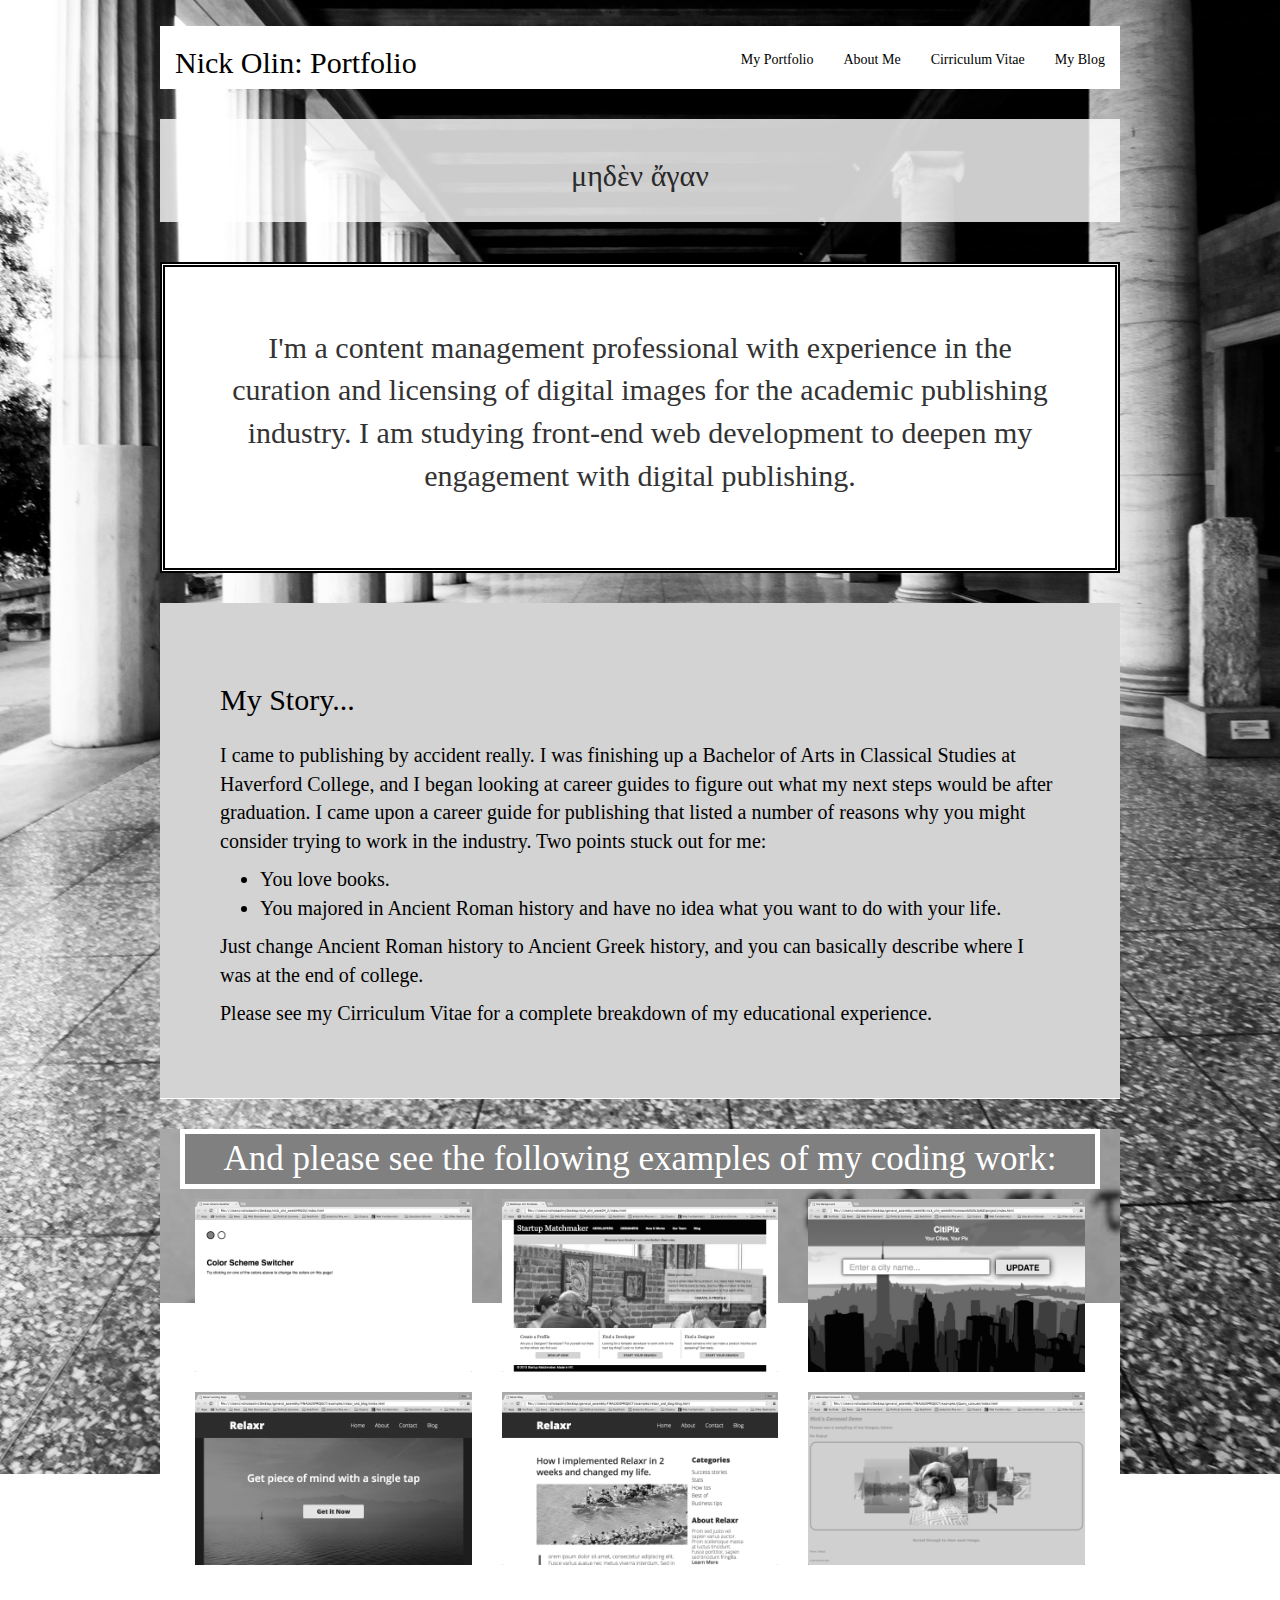
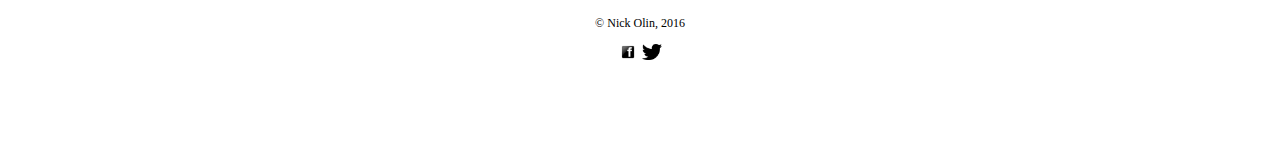
<file: index.html>
<!DOCTYPE html>
<html>
<head>
   <meta charset="utf-8">
    <meta http-equiv="X-UA-Compatible" content="IE=edge">
    <meta name="viewport" content="width=device-width, initial-scale=1">
    <!-- The above 3 meta tags *must* come first in the head; any other head content must come *after* these tags -->

    <!-- Bootstrap -->
    <link rel="stylesheet" type="text/css" href="css/bootstrap.css">

	<title>Nick Olin's Portfolio</title>
	<link rel="stylesheet" type="text/css" href="css/style.css">
</head>
<body>
<div class="container">
      <div class="row">
		<header class="col-xs-12 col-lg-12 head">
			<nav class="navbar navbar-inverse navbar-static-top" role="navigation">
				<h1 class="logo">Nick Olin: Portfolio</h1>
				<!-- <div class="container-fluid"> -->
					<div class="navbar-header">
						<button type="button" class="navbar-toggle collapsed" data-toggle="collapse" data-target="#bs-example-navbar-collapse-1">
							<span class="sr-only">Toggle navigation</span>
							<span class="icon-bar"></span>
							<span class="icon-bar"></span>
							<span class="icon-bar"></span>
						</button>
					</div>

			<!-- Collect the nav links, forms, and other content for toggling -->
					<div class="collapse navbar-collapse" id="bs-example-navbar-collapse-1">
						<ul class="nav navbar-nav">
							<li><a href="https://devitamentis.wordpress.com/" target="_blank">My Blog</a></li>
							<li><a href="cv.html">Cirriculum Vitae</a></li>	
							<li><a href="about.html">About Me</a></li>
							<li><a href="index.html">My Portfolio</a></li>
						</ul>
					</div>
				<!-- </div> -->
			</nav> 	
		</header>
		<section class="col-xs-12 col-lg-12 epigraph">
			<h2 id="greek" title="Nothing in Excess">μηδὲν ἄγαν</h2>
			<h2 id="translation" title="translation">Nothing in Excess</h2>
		</section>

		<section class="col-xs-12 col-lg-12 one">
		<p>I'm a content management professional with experience in the curation and licensing of digital images for the academic publishing industry. I am studying front-end web development to deepen my engagement with digital publishing.</p></section>
		<section class="col-xs-12 col-lg-12 two">
			<h2>My Story...</h2>
			<p>I came to publishing by accident really. I was finishing up a Bachelor of Arts in Classical Studies at Haverford College, and I began looking at career guides to figure out what my next steps would be after graduation. I came upon a career guide for publishing that listed a number of reasons why you might consider trying to work in the industry. Two points stuck out for me:</p>
			<ul>
				<li>You love books.</li>
				<li>You majored in Ancient Roman history and have no idea what you want to do with your life.</li>
			</ul>
			<p>Just change Ancient Roman history to Ancient Greek history, and you can basically describe where I was at the end of college.</p>
			<p>Please see my Cirriculum Vitae for a complete breakdown of my educational experience.</p>
		</section>
		
		<section class="col-xs-12 col-lg-12 three">
			<p>And please see the following examples of my coding work:</p>
			
			<a href="examples/color_switcher/index.html" class="col-xs-12 col-lg-4">
				<img class="img-responsive" src="images/color-scheme_switcher_screenshot.png">
			</a>
			<a href="examples/startup_matchmaker/index.html" class="col-xs-12 col-lg-4">
				<img class="img-responsive" src="images/startup_matchmaker_screenshot.png">
			</a>
			<a href="examples/citypix/index.html" class="col-xs-12 col-lg-4">
				<img class="img-responsive" src="images/citypix_screenshot.png">
			</a>
			<a href="examples/relaxr_and_blog/index.html" class="col-xs-12 col-lg-4">
				<img class="img-responsive" src="images/relaxr.jpg">
			</a>
			<a href="examples/relaxr_and_blog/blog.html" class="col-xs-12 col-lg-4">
				<img class="img-responsive" src="images/relaxr_blog.jpg">
			</a>
			<a href="examples/jQuery_carousel/index.html" class="col-xs-12 col-lg-4">
				<img class="img-responsive" src="images/jQuery_carousel.jpg">
			</a>
			
		</section>

		<footer class="col-xs-12 col-lg-12 five">
			<p>&#169; Nick Olin, 2016</p>
			<a href="https://www.facebook.com/" id="facebook">
				<img src="images/099303-facebook-logo-square.png">
			</a>
			<a href="https://twitter.com/" id="twitter">
				<img src="images/twitter-xxl.png">
			</a>
		</footer>
	</div>
</div>

<!-- jQuery (necessary for Bootstrap's JavaScript plugins) -->
    <script src="https://ajax.googleapis.com/ajax/libs/jquery/1.11.3/jquery.min.js"></script>
    <!-- Include all compiled plugins (below), or include individual files as needed -->
    <script src="js/bootstrap.js"></script>
        <script src="js/script.js"></script>

</body>
</html>
</file>
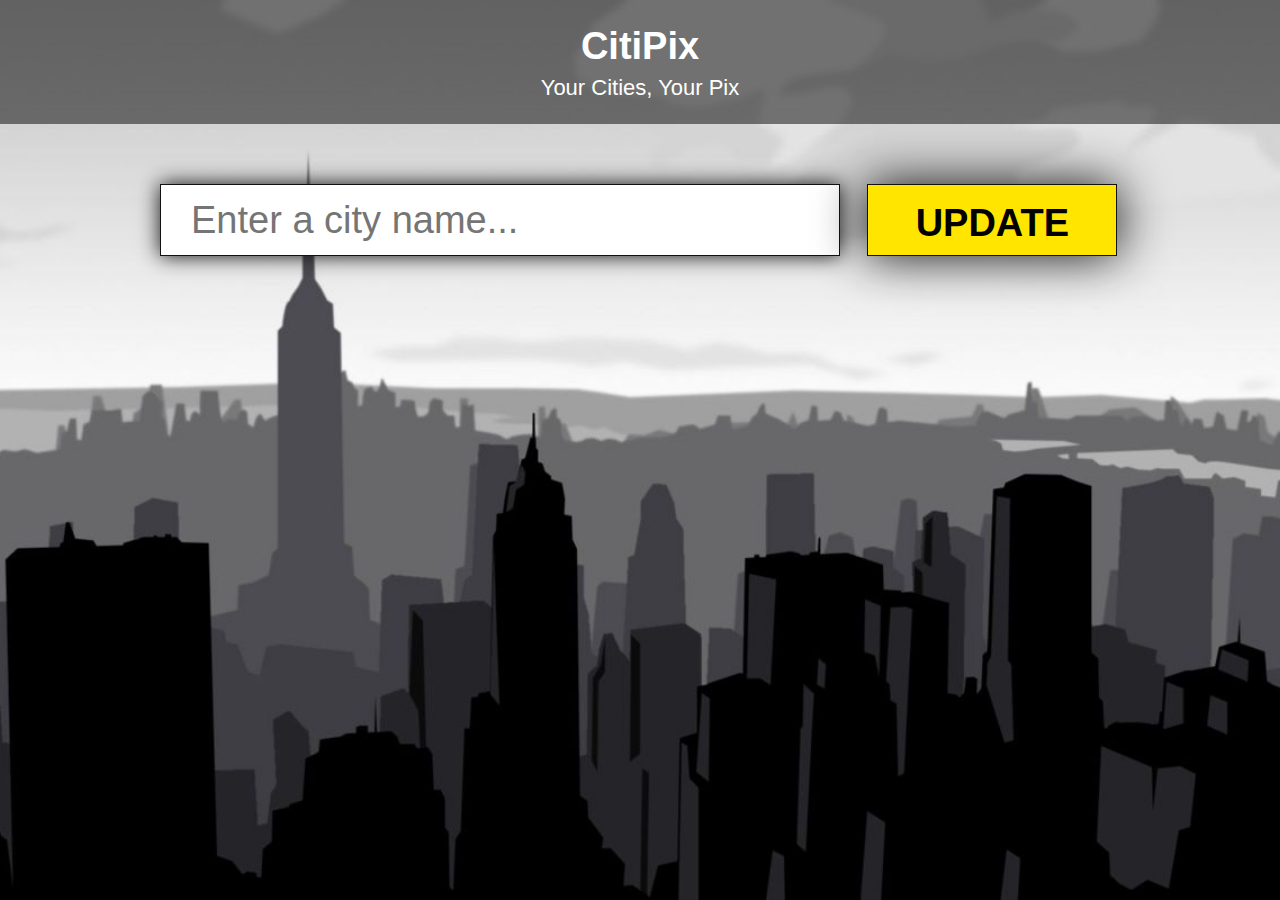
<file: examples/citypix/index.html>
<!DOCTYPE html>
<html lang="en">
	<head>
    	<meta charset="utf-8">
    	<meta name="description" content="Your description goes here">
    	<meta name="keywords" content="one, two, three">

		<title>City Background</title>

		<!-- external CSS link -->
		<link rel="stylesheet" href="css/reset.css">
		<link rel="stylesheet" href="css/style.css">

	</head>
	<body>
		<header>
			<div class="title">
				<h1>CitiPix</h1>
				<p>Your Cities, Your Pix</p>
			</div>
		</header>
			<div class="container">
				<form>
					<input type="text" id="city-type" placeholder="Enter a city name...">
					<input type="submit" value="Update" id="submit-btn">
				</form>
			</div>
		<script src="https://code.jquery.com/jquery-1.12.0.min.js"></script>
		<script src="js/script.js"></script>
	</body>
</html>
</file>
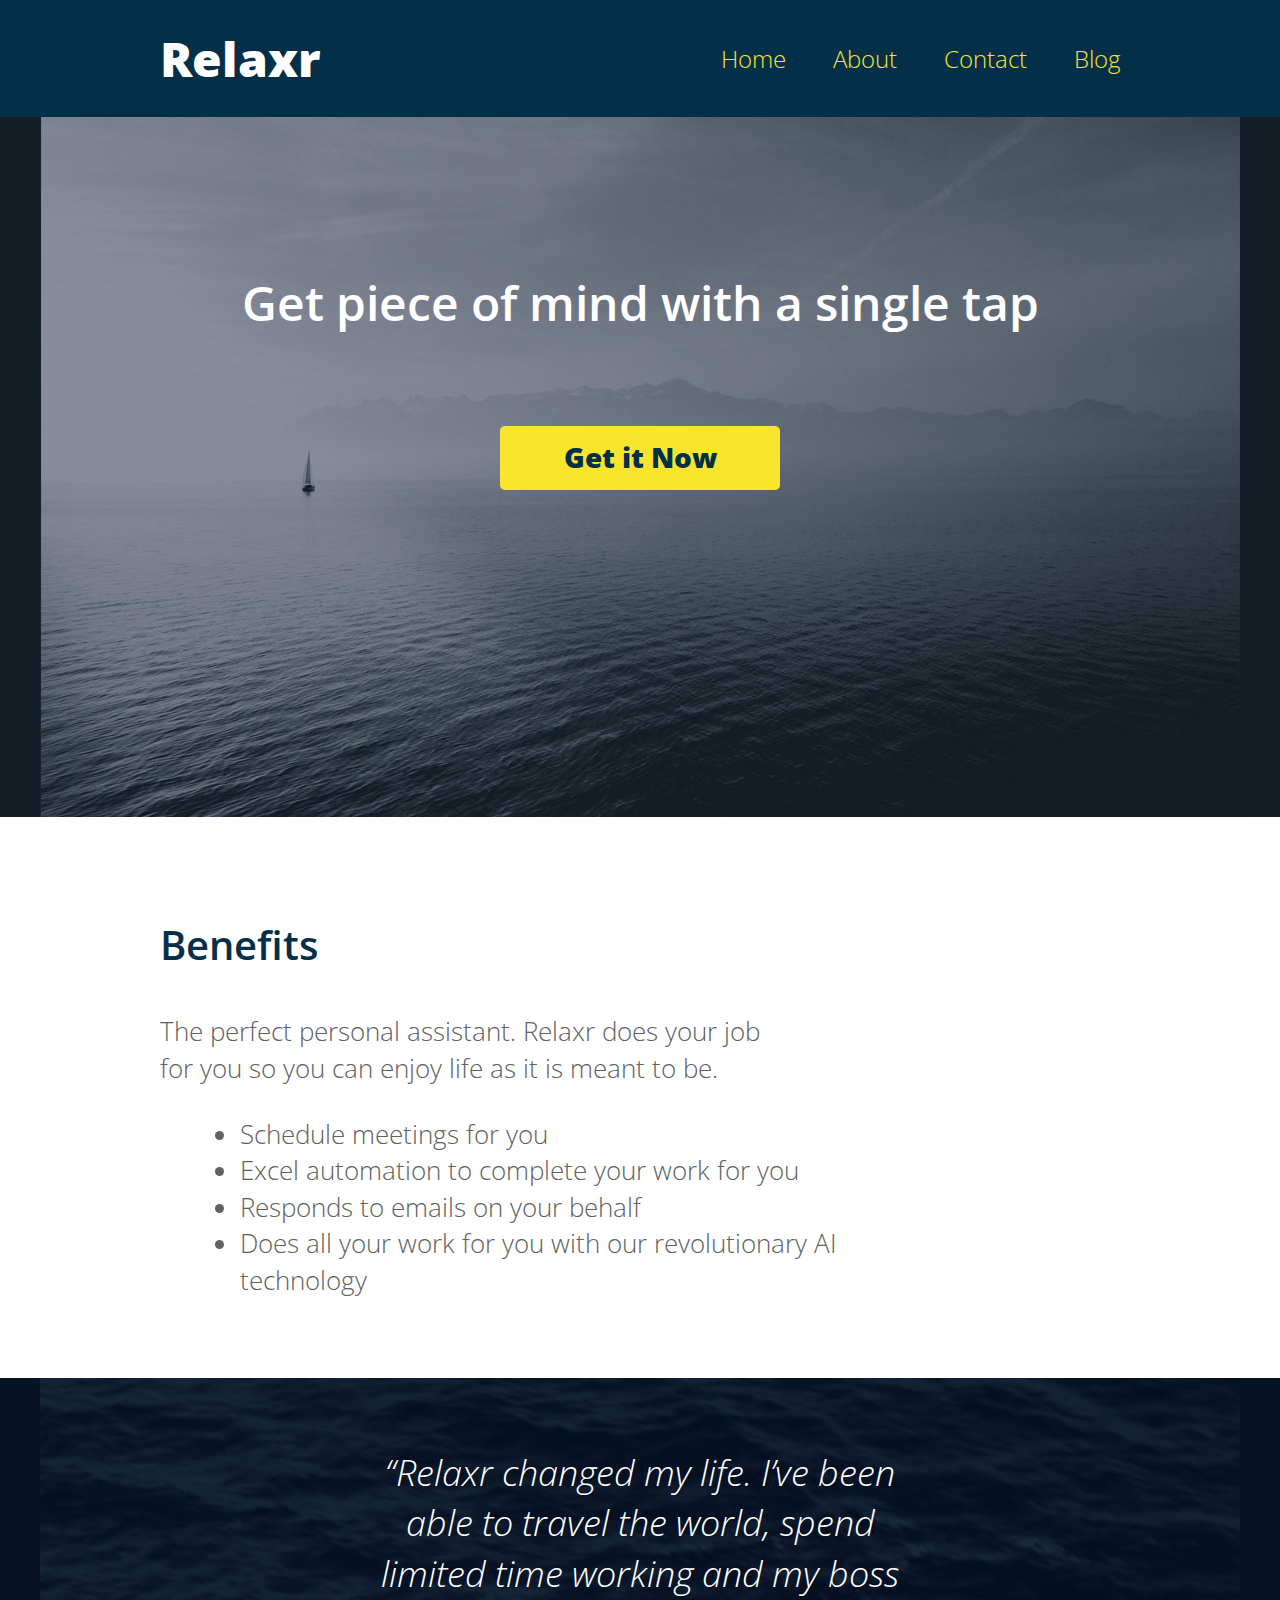
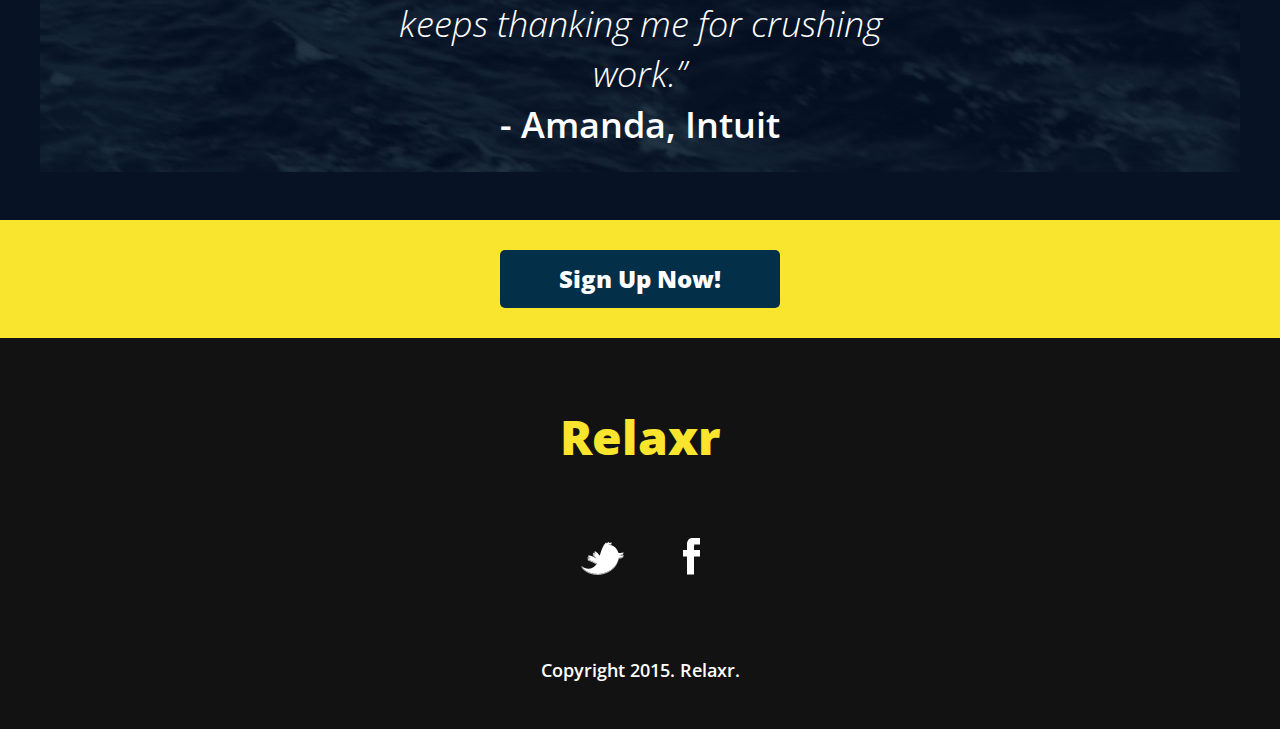
<file: examples/relaxr_and_blog/index.html>
<!DOCTYPE html>
<html lang="en">
	<head>
    	<meta charset="utf-8">
    	<meta name="description" content="The perfect personal assistant. Relaxr does your job for you so you can enjoy life as it is meant to be.">

		<title>Relaxr Landing Page</title>
		<link href='http://fonts.googleapis.com/css?family=Open+Sans:300italic,300,600,800' rel='stylesheet' type='text/css'>

		<!-- external CSS link -->
		<link rel="stylesheet" href="css/reset.css">
		<link rel="stylesheet" href="css/style.css">

	</head>
	<body>
		<header>
			<div class="container">
				<h1 class="logo">Relaxr</h1>
				<nav>
					<ul>
						<li><a href="index.html">Home</a></li>
						<li><a href="#">About</a></li>
						<li><a href="#">Contact</a></li>
						<li><a href="blog.html">Blog</a></li>
						<li id="hamburger">
							<div class="line"></div>
							<div class="line"></div>
							<div class="line"></div>		
						</li>
					</ul>
				</nav>
			</div>
		</header>
		<section id="hero">
			<div class="container">
				<h2>Get piece of mind with a single tap</h2>
				<a class="button yellow" href="#">Get it Now</a>
			</div>
		</section><!-- closes #hero -->
		<section id="benefits">
			<div class="container">
				<h3>Benefits</h3>
				<p>The perfect personal assistant. Relaxr does your job for you so you can enjoy life as it is meant to be.</p>
				<ul>
					<li>Schedule meetings for you</li>
					<li>Excel automation to complete your work for you</li>
					<li>Responds to emails on your behalf</li>
					<li>Does all your work for you with our revolutionary AI technology</li>
				</ul>
			</div>
		</section>
		<section id="testimonial">
			<div class="container">
				<blockquote>&ldquo;Relaxr changed my life. I&rsquo;ve been able to travel the world, spend limited time working and my boss keeps thanking me for crushing work.&rdquo;
				<span>- Amanda, Intuit</span></blockquote>
			</div>
		</section>
		<aside id="bottom-cta">
			<a class="button blue" href="#">Sign Up Now!</a>
		</aside>
		<footer>
			<h4 class="logo">Relaxr</h4>

			<ul>
				<li><a href="#"><img src="images/twitter.png" alt="Twitter logo"></a></li>
				<li><a href="#"><img src="images/facebook.png" alt="Facebook logo"></a></li>
			</ul>

			<p class="copyright">Copyright 2015. Relaxr.</p>
		</footer>
	</body>
</html>
</file>
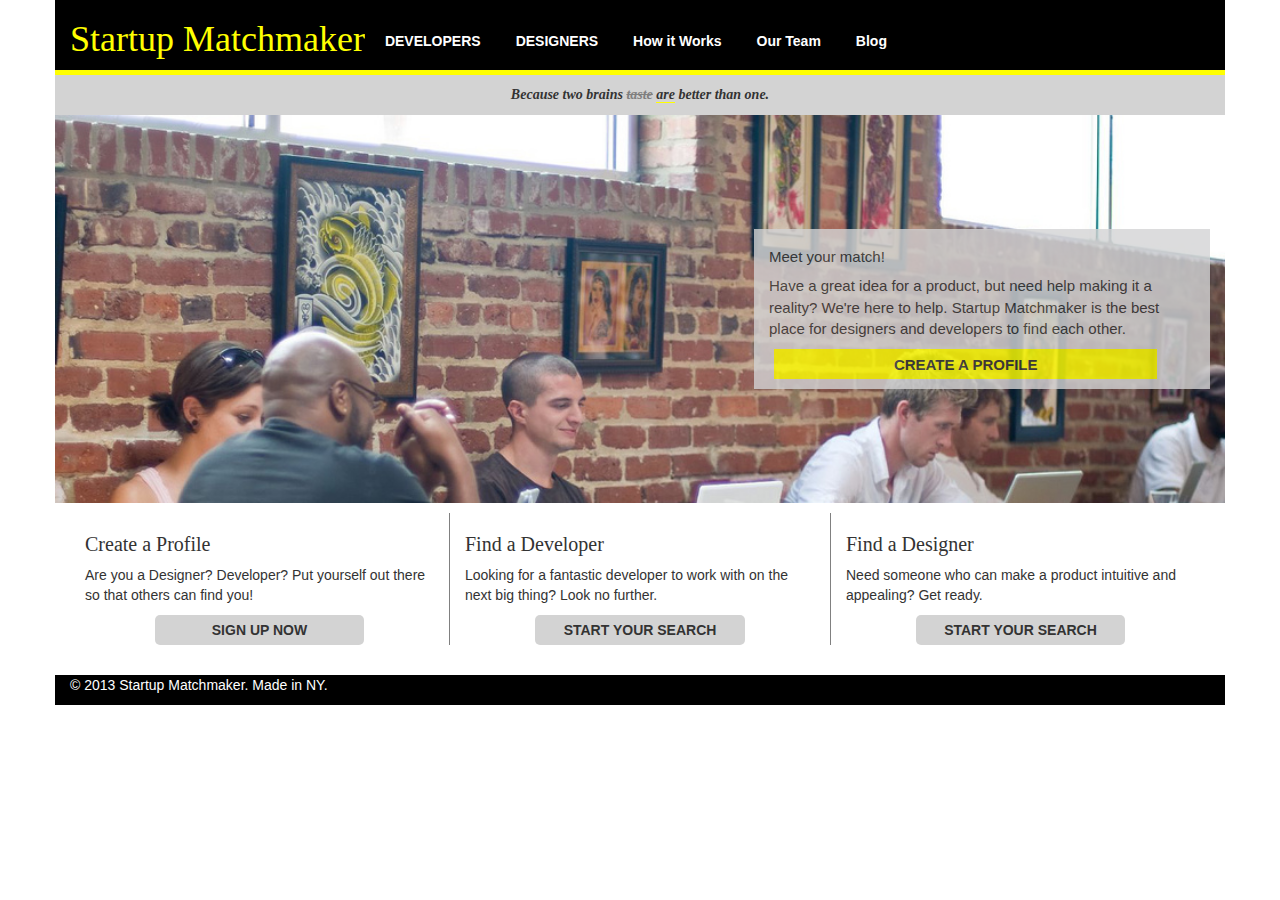
<file: examples/startup_matchmaker/index.html>
<!DOCTYPE html>
<html lang="en">
  <head>
    <meta charset="utf-8">
    <meta http-equiv="X-UA-Compatible" content="IE=edge">
    <meta name="viewport" content="width=device-width, initial-scale=1">
    <!-- The above 3 meta tags *must* come first in the head; any other head content must come *after* these tags -->
    <title>Bootstrap 101 Template</title>

    <!-- Bootstrap -->
    <link href="css/bootstrap.css" rel="stylesheet">
    <link href="css/style.css" rel="stylesheet">

    <!-- HTML5 shim and Respond.js for IE8 support of HTML5 elements and media queries -->
    <!-- WARNING: Respond.js doesn't work if you view the page via file:// -->
    <!--[if lt IE 9]>
      <script src="https://oss.maxcdn.com/html5shiv/3.7.2/html5shiv.min.js"></script>
      <script src="https://oss.maxcdn.com/respond/1.4.2/respond.min.js"></script>
    <![endif]-->
  </head>
  <body>
    <div class="container">
      <div class="row">
      <section class="col-xs-12 col-lg-12 header">
        <h1>Startup Matchmaker</h1>
        
        <nav class="navbar navbar-inverse navbar-static-top" role="navigation">
    <div class="container">
        <div class="navbar-header">
            <button type="button" class="navbar-toggle collapsed" data-toggle="collapse" data-target="#bs-example-navbar-collapse-1">
                <span class="sr-only">Toggle navigation</span>
                <span class="icon-bar"></span>
                <span class="icon-bar"></span>
                <span class="icon-bar"></span>
            </button>
        </div>

        <!-- Collect the nav links, forms, and other content for toggling -->
        <div class="collapse navbar-collapse" id="bs-example-navbar-collapse-1">
            <ul class="nav navbar-nav">
              <li><a href="#">DEVELOPERS</a></li>
              <li><a href="#">DESIGNERS</a></li>
              <li><a href="#">How it Works</a></li>
              <li><a href="#">Our Team</a></li>
              <li><a href="#">Blog</a></li>
            </ul>
        </div>
    </div>
</nav> 



       <!--  <nav>
          <ul class="navbar-collapse">
            <li><a href="#">DEVELOPERS</a></li>
            <li><a href="#">DESIGNERS</a></li>
            <li><a href="#">How it Works</a></li>
            <li><a href="#">Our Team</a></li>
            <li><a href="#">Blog</a></li>
          </ul>
        </nav> -->
      </section>
      <section class="col-xs-12 col-lg-12 brains">
        <p>Because two brains <span id="cross">taste</span> <span id="under">are</span> better than one.</p>
      </section>
      <section class="col-xs-12 col-lg-12 main">
        <aside class="col-xs-3 col-lg-8 meet">
          <h2>Meet your match!</h2>
          <p>Have a great idea for a product, but need help making it a reality? We're here to help. Startup Matchmaker is the best place for designers and developers to find each other.</p>
          <p class="button">CREATE A PROFILE</p>
        </aside>
      </section>
      <section class="col-xs-12 col-lg-12 find">
        <div class="col-xs-12 col-lg-4 create">
          <h2>Create a Profile</h2>
          <p>Are you a Designer? Developer? Put yourself out there so that others can find you!</p>
          <p class="sign">SIGN UP NOW</p>
        </div>
        <div class="col-xs-12 col-lg-4 finddev">
          <h2>Find a Developer</h2>
          <p>Looking for a fantastic developer to work with on the next big thing? Look no further.</p>
          <p class="sign">START YOUR SEARCH</p>
        </div>
        <div class="col-xs-12 col-lg-4 finddes">
          <h2>Find a Designer</h2>
          <p>Need someone who can make a product intuitive and appealing? Get ready.</p>
          <p class="sign">START YOUR SEARCH</p>
        </div>
      </section>
      <section class="col-xs-12 col-lg-12 footer">
        <p>&copy; 2013 Startup Matchmaker. Made in NY.</p>
      </section>
      </div>
    </div>

    <!-- jQuery (necessary for Bootstrap's JavaScript plugins) -->
    <script src="https://ajax.googleapis.com/ajax/libs/jquery/1.11.3/jquery.min.js"></script>
    <!-- Include all compiled plugins (below), or include individual files as needed -->
    <script src="js/bootstrap.js"></script>
  </body>
</html>
</file>
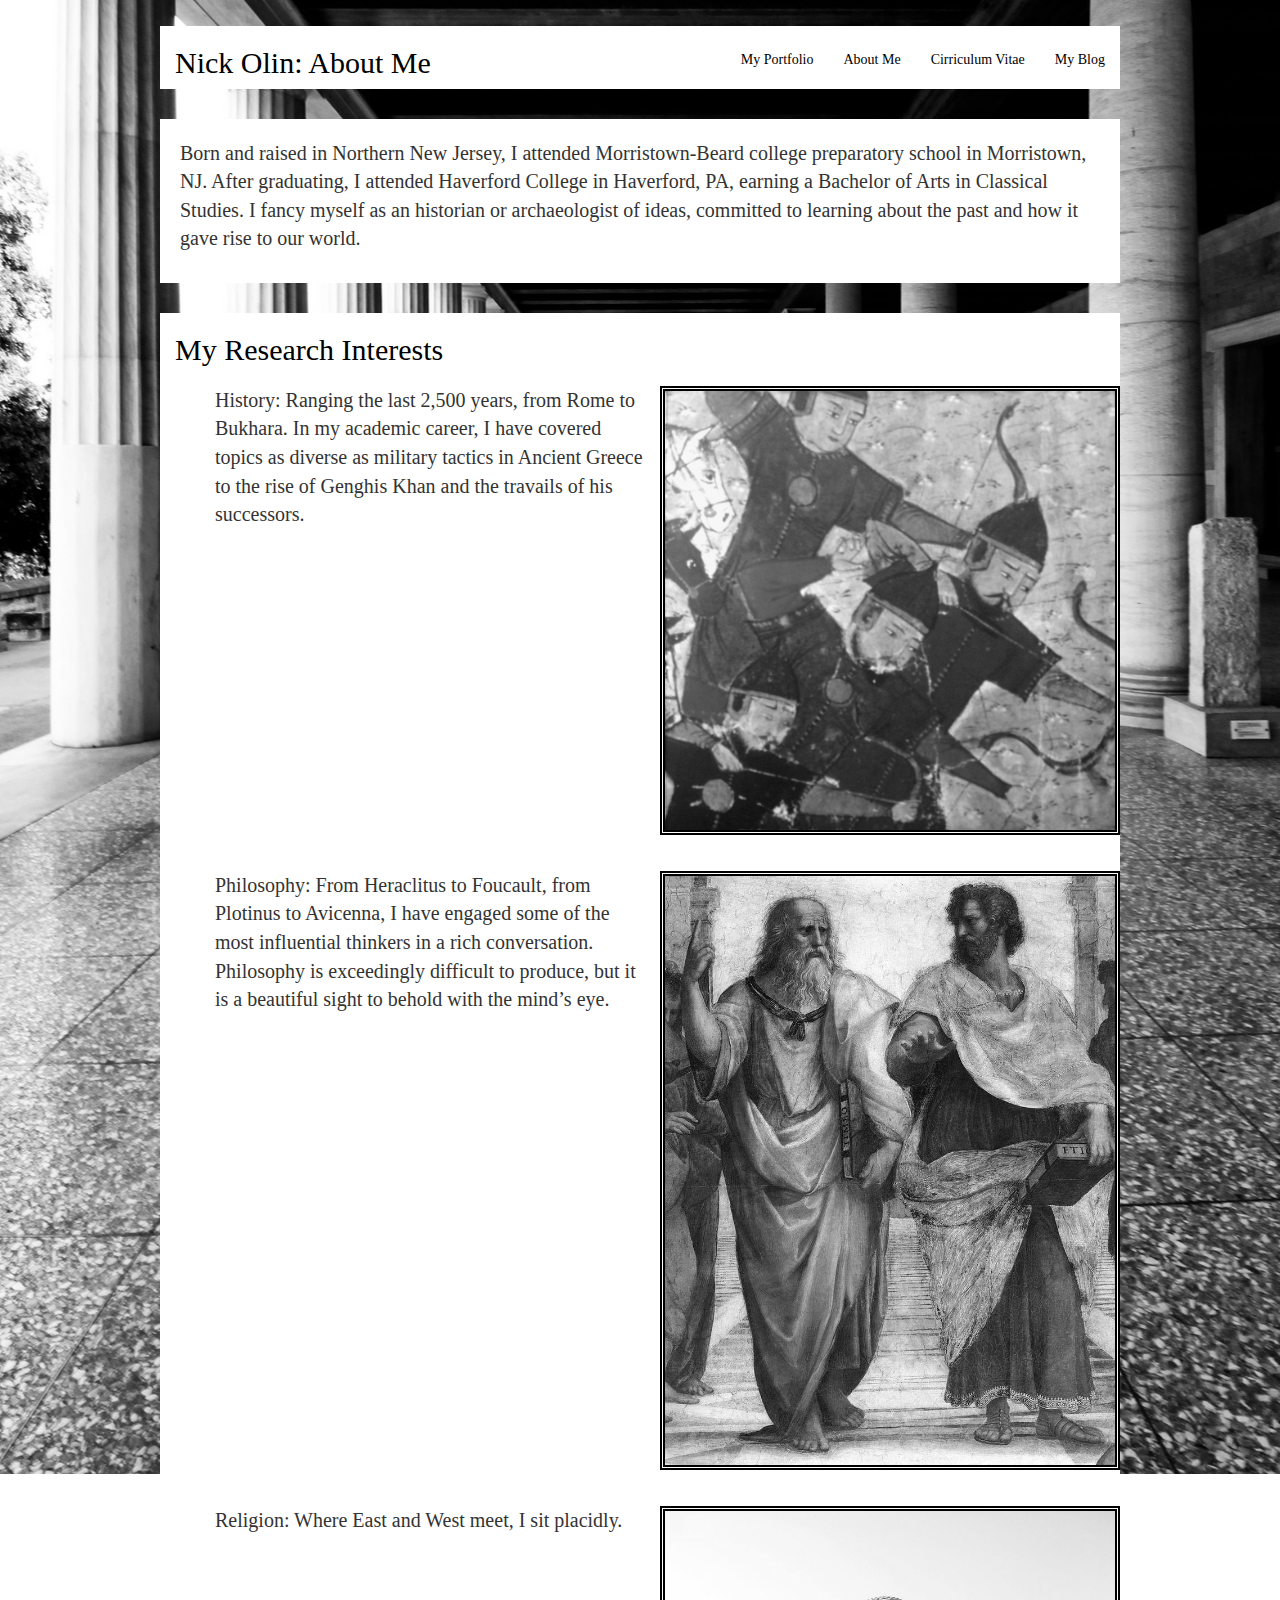
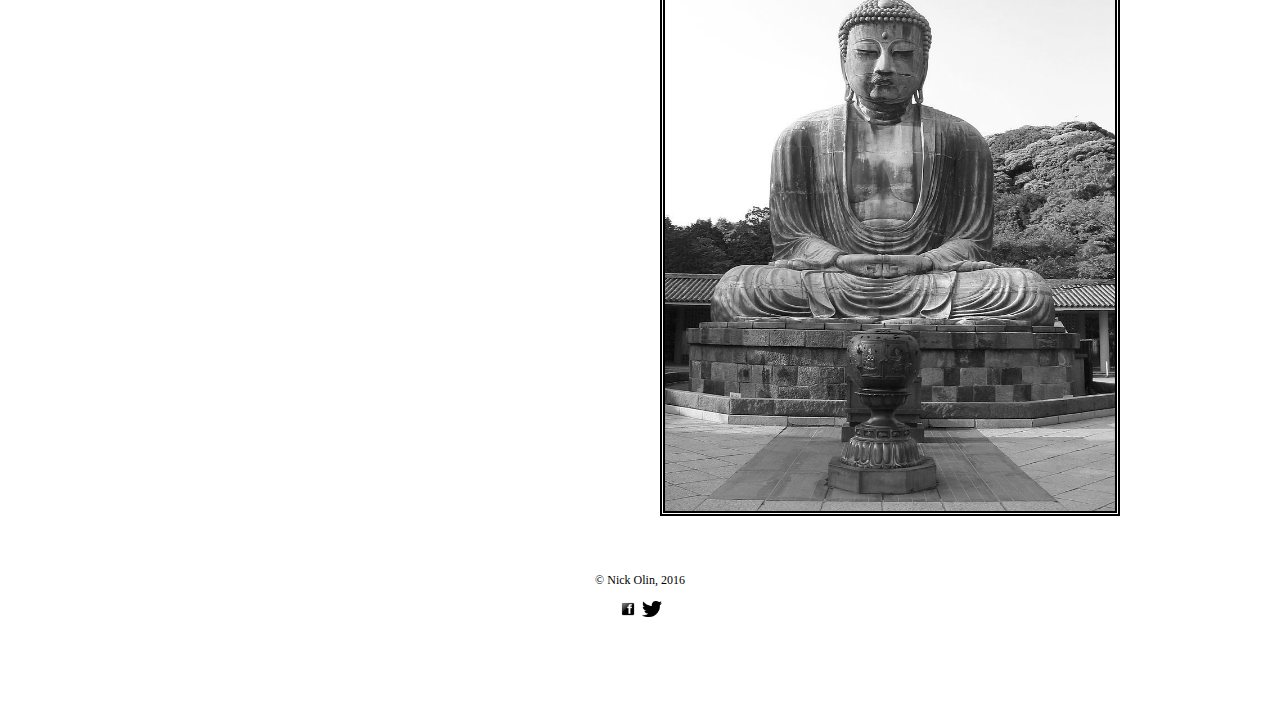
<file: about.html>
<!DOCTYPE html>
<html>
<head>
   <meta charset="utf-8">
    <meta http-equiv="X-UA-Compatible" content="IE=edge">
    <meta name="viewport" content="width=device-width, initial-scale=1">
    <!-- The above 3 meta tags *must* come first in the head; any other head content must come *after* these tags -->

    <!-- Bootstrap -->
    <link rel="stylesheet" type="text/css" href="css/bootstrap.css">

	<title>Nick Olin's Bio</title>
	<link rel="stylesheet" type="text/css" href="css/style.css">
</head>
<body>
<div class="container">
      <div class="row">
		<header class="col-xs-12 col-lg-12 head">
			<nav class="navbar navbar-inverse navbar-static-top" role="navigation">
				<h1 class="logo">Nick Olin: About Me</h1>
				<!-- <div class="container-fluid"> -->
					<div class="navbar-header">
						<button type="button" class="navbar-toggle collapsed" data-toggle="collapse" data-target="#bs-example-navbar-collapse-1">
							<span class="sr-only">Toggle navigation</span>
							<span class="icon-bar"></span>
							<span class="icon-bar"></span>
							<span class="icon-bar"></span>
						</button>
					</div>

			<!-- Collect the nav links, forms, and other content for toggling -->
					<div class="collapse navbar-collapse" id="bs-example-navbar-collapse-1">
						<ul class="nav navbar-nav">
							<li><a href="https://devitamentis.wordpress.com/" target="_blank">My Blog</a></li>
							<li><a href="cv.html">Cirriculum Vitae</a></li>	
							<li><a href="about.html">About Me</a></li>
							<li><a href="index.html">My Portfolio</a></li>
						</ul>
					</div>
				<!-- </div> -->
			</nav> 	
		</header>
		<section class="col-xs-12 col-lg-12 biography">
			<p>Born and raised in Northern New Jersey, I attended Morristown-Beard college preparatory school in Morristown, NJ. After graduating, I attended Haverford College in Haverford, PA, earning a Bachelor of Arts in Classical Studies. I fancy myself as an historian or archaeologist of ideas, committed to learning about the past and how it gave rise to our world.</p>
		</section>
		<section class="col-xs-12 col-lg-12 research_interests">
			<h1>My Research Interests</h1>
			<ul>
				<li><div class="row"><p class="col-xs-6 col-lg-6">History: Ranging the last 2,500 years, from Rome to Bukhara. In my academic career, I have covered topics as diverse as military tactics in Ancient Greece to the rise of Genghis Khan and the travails of his successors.</p>
				<img src="images/Mongol_soldiers_by_Rashid_al-Din_1305.jpg"  class="col-xs-6 col-lg-6"></div></li>
				<li><div class="row"><p class="col-xs-6 col-lg-6">Philosophy: From Heraclitus to Foucault, from Plotinus to Avicenna, I have engaged some of the most influential thinkers in a rich conversation. Philosophy is exceedingly difficult to produce, but it is a beautiful sight to behold with the mind’s eye.</p>
				<img src="images/800px-Sanzio_01_Plato_Aristotle.jpg"  class="col-xs-6 col-lg-6"></div></li>
				<li><div class="row"><p class="col-xs-6 col-lg-6">Religion: Where East and West meet, I sit placidly.</p>
				<img src="images/800px-Kamakura_Budda_Daibutsu_front_1885.jpg"  class="col-xs-6 col-lg-6"></div></li>
			</ul>
		</section>
		<footer class="col-xs-12 col-lg-12 five">
			<p>&#169; Nick Olin, 2016</p>
			<a href="https://www.facebook.com/" id="facebook">
				<img src="images/099303-facebook-logo-square.png">
			</a>
			<a href="https://twitter.com/" id="twitter">
				<img src="images/twitter-xxl.png">
			</a>
		</footer>
	</div>
</div>

<!-- jQuery (necessary for Bootstrap's JavaScript plugins) -->
    <script src="https://ajax.googleapis.com/ajax/libs/jquery/1.11.3/jquery.min.js"></script>
    <!-- Include all compiled plugins (below), or include individual files as needed -->
    <script src="js/bootstrap.js"></script>

</body>
</html>
</file>
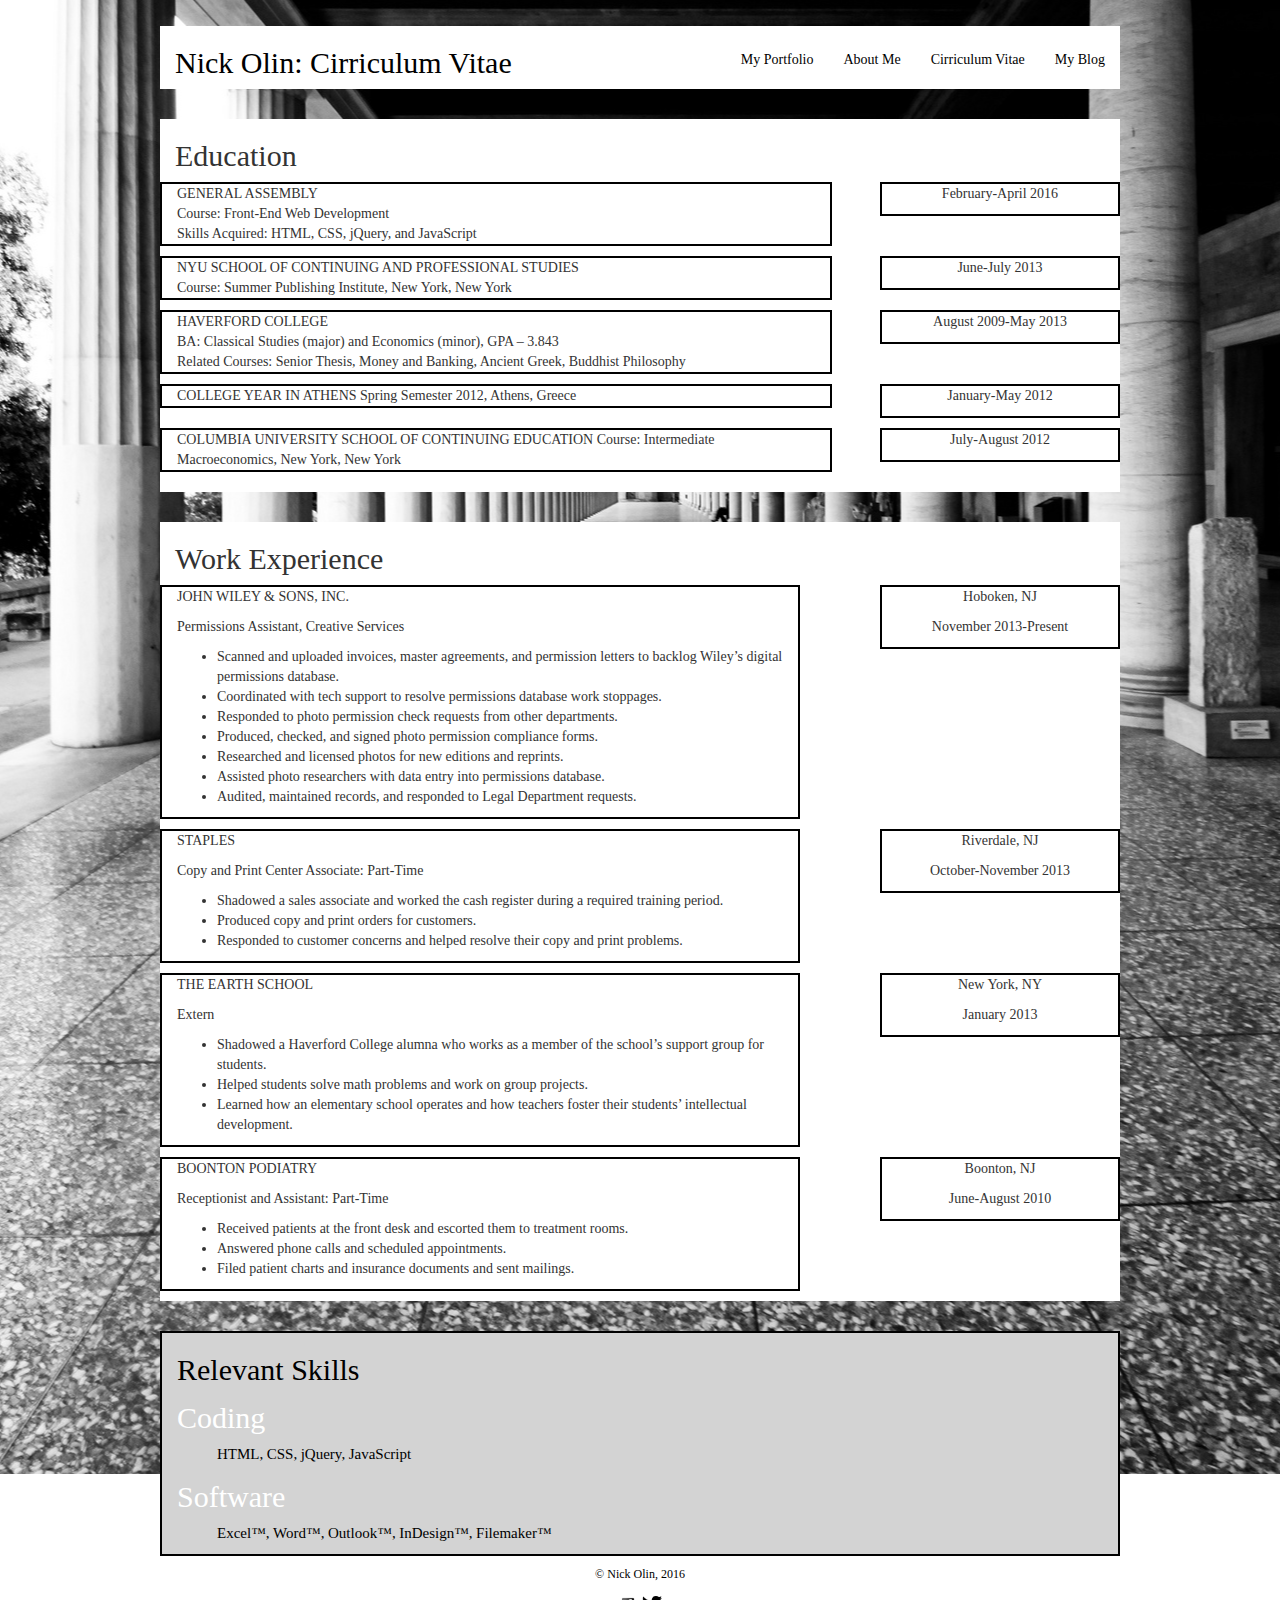
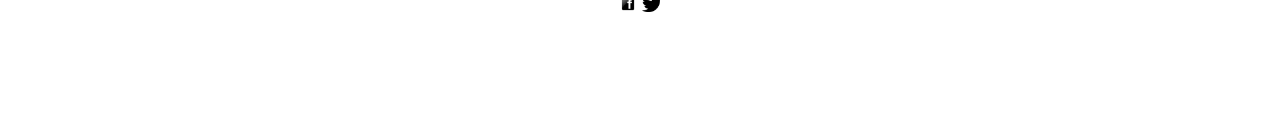
<file: cv.html>
<!DOCTYPE html>
<html>
<head>
   <meta charset="utf-8">
    <meta http-equiv="X-UA-Compatible" content="IE=edge">
    <meta name="viewport" content="width=device-width, initial-scale=1">
    <!-- The above 3 meta tags *must* come first in the head; any other head content must come *after* these tags -->

    <!-- Bootstrap -->
    <link rel="stylesheet" type="text/css" href="css/bootstrap.css">

	<title>Nick Olin's Cirriculum Vitae</title>
	<link rel="stylesheet" type="text/css" href="css/style.css">
</head>
<body>
<div class="container">
      <div class="row">
		<header class="col-xs-12 col-lg-12 head">
			<nav class="navbar navbar-inverse navbar-static-top" role="navigation">
				<h1 class="logo" id="cv">Nick Olin: Cirriculum Vitae</h1>
				<!-- <div class="container-fluid"> -->
					<div class="navbar-header">
						<button id="cv_button" type="button" class="navbar-toggle collapsed" data-toggle="collapse" data-target="#bs-example-navbar-collapse-1">
							<span class="sr-only">Toggle navigation</span>
							<span class="icon-bar"></span>
							<span class="icon-bar"></span>
							<span class="icon-bar"></span>
						</button>
					</div>

			<!-- Collect the nav links, forms, and other content for toggling -->
					<div class="collapse navbar-collapse" id="bs-example-navbar-collapse-1">
						<ul class="nav navbar-nav" id="cv_ul">
							<li><a href="https://devitamentis.wordpress.com/" target="_blank">My Blog</a></li>
							<li><a href="cv.html">Cirriculum Vitae</a></li>	
							<li><a href="about.html">About Me</a></li>
							<li><a href="index.html">My Portfolio</a></li>
						</ul>
					</div>
				<!-- </div> -->
			</nav> 	
		</header>

		<section class="col-md-12 education">
			<h2>Education</h2>
			<div class="row">
				<div class="col-md-8 general_assembly">
					<p>GENERAL ASSEMBLY</p>
					<p>Course: Front-End Web Development</p>
					<p>Skills Acquired: HTML, CSS, jQuery, and JavaScript</p>
				</div>
				<div class="col-md-4 date">
					<p>February-April 2016</p>
				</div>	
			</div>
			<div class="row">			
				<div class="col-md-8 nyu">
					<p>NYU SCHOOL OF CONTINUING AND PROFESSIONAL STUDIES</p>
					<p>Course: Summer Publishing Institute, New York, New York</p>
				</div>
				<div class="col-md-4 date">
					<p>June-July 2013</p>
				</div>
			</div>	
			<div class="row">	
				<div class="col-md-8 haverford">
					<p>HAVERFORD COLLEGE</p>
					<p>BA: Classical Studies (major) and Economics (minor), GPA – 3.843</p>
					<p>Related Courses: Senior Thesis, Money and Banking, Ancient Greek, Buddhist Philosophy</p>
				</div>
				<div class="col-md-4 date">
					<p>August 2009-May 2013</p>
				</div>
			</div>
			<div class="row">	
				<div class="col-md-8 athens">
					<p>COLLEGE YEAR IN ATHENS Spring Semester 2012, Athens, Greece</p>
				</div>
				<div class="col-md-4 date">
					<p>January-May 2012</p>
				</div>
			</div>
			<div class="row">	
				<div class="col-md-8 columbia">
					<p>COLUMBIA UNIVERSITY SCHOOL OF CONTINUING EDUCATION Course: Intermediate Macroeconomics, New York, New York</p>
				</div>
				<div class="col-md-4 date">
					<p>July-August 2012</p>
				</div>
			</div>	
		</section>
		<section class="col-xs-12 col-lg-12 experience">
			<h2>Work Experience</h2>
			<div class="row">
				<div class="col-md-8 wiley">
					<p>JOHN WILEY & SONS, INC.</p>
					<p>Permissions Assistant, Creative Services</p>		
					<ul> 
						<li>Scanned and uploaded invoices, master agreements, and permission letters to backlog Wiley’s digital permissions database.</li>
						<li>Coordinated with tech support to resolve permissions database work stoppages.</li>
						<li>Responded to photo permission check requests from other departments.</li>
						<li>Produced, checked, and signed photo permission compliance forms.</li>
						<li>Researched and licensed photos for new editions and reprints.</li>
						<li>Assisted photo researchers with data entry into permissions database.</li>
						<li>Audited, maintained records, and responded to Legal Department requests.</li>
					</ul>
				</div>

				<div class="col-md-4 date">
					<p>Hoboken, NJ</p>
					<p>November 2013-Present</p>
				</div>
			</div>
			<div class="row">	
				<div class="col-md-8 staples">
					<p>STAPLES</p>
					<p>Copy and Print Center Associate: Part-Time</p>
					<ul>
						<li>Shadowed a sales associate and worked the cash register during a required training period.</li>
						<li>Produced copy and print orders for customers.</li>
						<li>Responded to customer concerns and helped resolve their copy and print problems.</li>
					</ul>
				</div>
				<div class="col-md-4 date">
					<p>Riverdale, NJ</p>
					<p>October-November 2013</p>
				</div>
			</div>
			<div class="row">	
				<div class="col-md-8 earth_school">
					<p>THE EARTH SCHOOL</p>
					<p>Extern</p>
					<ul>
						<li>Shadowed a Haverford College alumna who works as a member of the school’s support group for students.</li>
						<li>Helped students solve math problems and work on group projects.</li>
						<li>Learned how an elementary school operates and how teachers foster their students’ intellectual development.</li>
					</ul>
				</div>
				<div class="col-md-4 date">
					<p>New York, NY</p>
					<p>January 2013</p>
				</div>
			</div>
			<div class="row">
				<div class="col-md-8 boonton_podiatry">
					<p>BOONTON PODIATRY</p>
					<p>Receptionist and Assistant: Part-Time</p>
					<ul> 
						<li>Received patients at the front desk and escorted them to treatment rooms.</li>
						<li>Answered phone calls and scheduled appointments.</li>
						<li>Filed patient charts and insurance documents and sent mailings.</li>
					</ul>
				</div>
				<div class="col-md-4 date">
					<p>Boonton, NJ</p>
					<p>June-August 2010</p>
				</div>
			</div>	
		</section>
		<section class="col-xs-12 col-lg-12 skills">
			<h1>Relevant Skills</h1>
			<!-- <div class="row"> -->
				<h2>Coding</h2>
				<ul id="coding">
					<li>HTML,</li>
					<li>CSS,</li>
					<li>jQuery,</li>
					<li>JavaScript</li>	
				</ul>
			<!-- </div> -->
			<!-- <div class="row"> -->
				<h2>Software</h2>
				<ul id="software">
					<li>Excel&trade;,</li>
					<li>Word&trade;,</li>
					<li>Outlook&trade;,</li>
					<li>InDesign&trade;,</li>
					<li>Filemaker&trade;</li>
				</ul>
			<!-- </div> -->
		</section>	
		<footer class="col-xs-12 col-lg-12 five">
			<p>&#169; Nick Olin, 2016</p>
			<a href="https://www.facebook.com/" id="facebook">
				<img src="images/099303-facebook-logo-square.png">
			</a>
			<a href="https://twitter.com/" id="twitter">
				<img src="images/twitter-xxl.png">
			</a>
		</footer>
	</div>
</div>

<!-- jQuery (necessary for Bootstrap's JavaScript plugins) -->
    <script src="https://ajax.googleapis.com/ajax/libs/jquery/1.11.3/jquery.min.js"></script>
    <!-- Include all compiled plugins (below), or include individual files as needed -->
    <script src="js/bootstrap.js"></script>

</body>
</html>
</file>
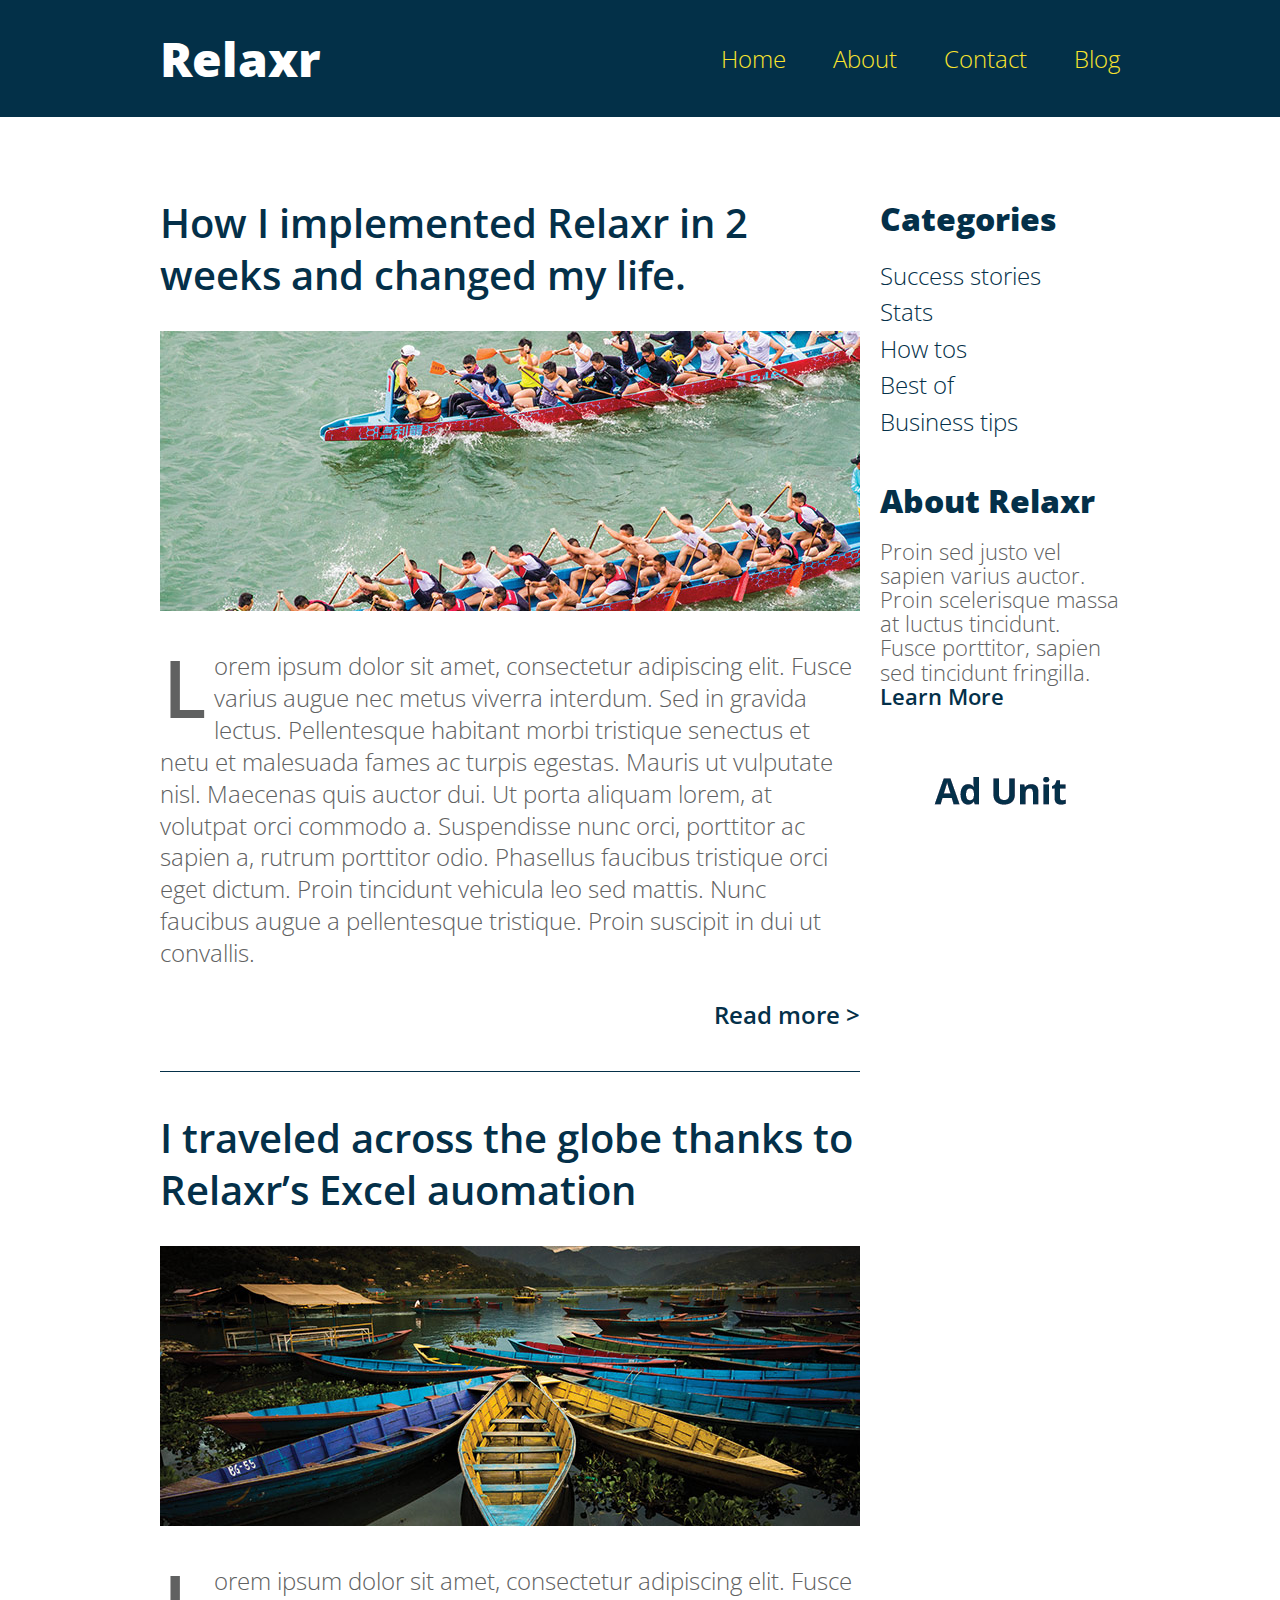
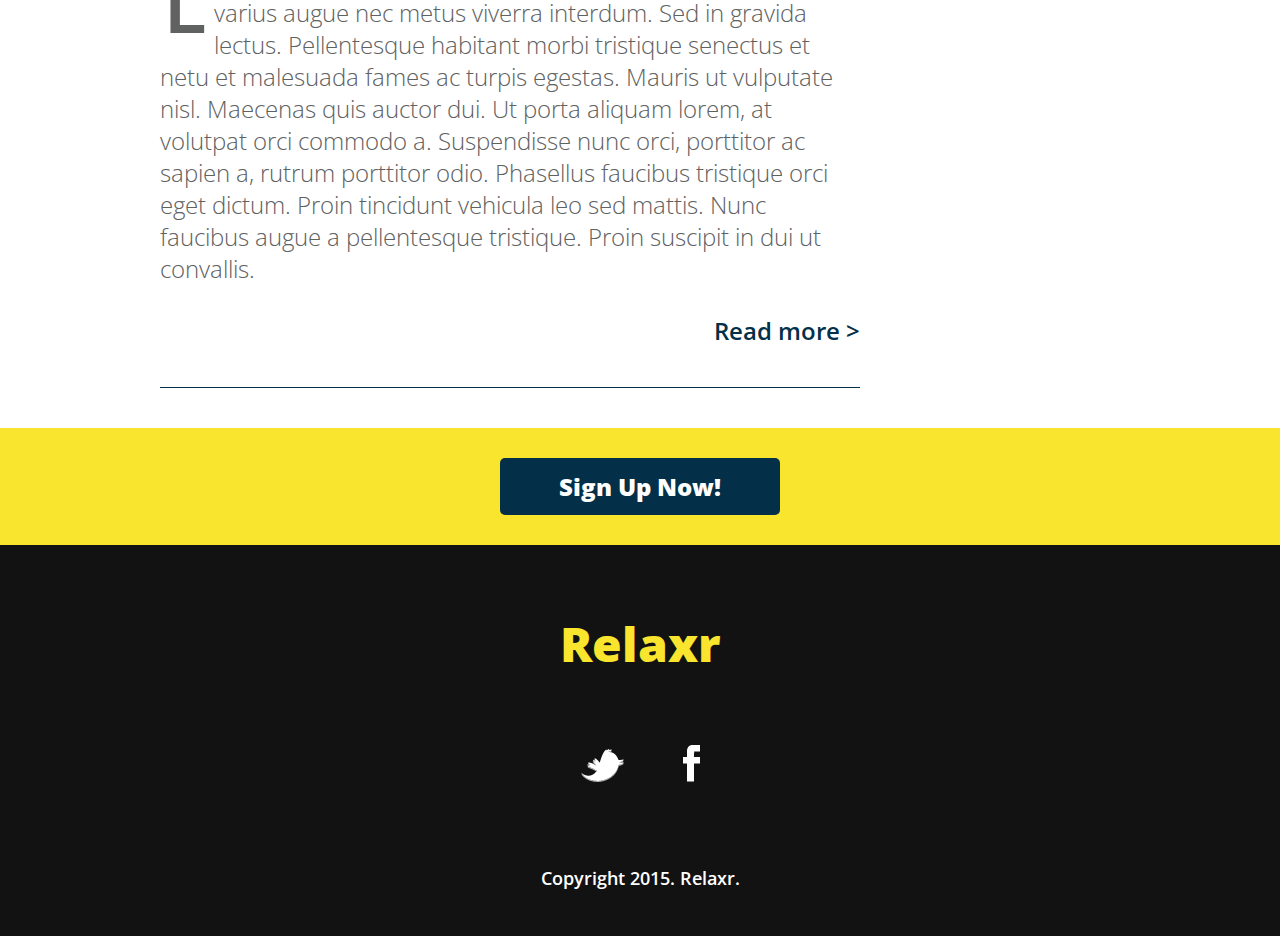
<file: examples/relaxr_and_blog/blog.html>
<!DOCTYPE html>
<html lang="en">
	<head>
    	<meta charset="utf-8">
    	<meta name="description" content="The perfect personal assistant. Relaxr does your job for you so you can enjoy life as it is meant to be.">

		<title>Relaxr Blog</title>
		<link href='http://fonts.googleapis.com/css?family=Open+Sans:300italic,300,600,800' rel='stylesheet' type='text/css'>

		<!-- external CSS link -->
		<link rel="stylesheet" href="css/reset.css">
		<link rel="stylesheet" href="css/style.css">

	</head>
	<body>
		<header>
			<div class="container">
				<h1 class="logo">Relaxr</h1>
				<nav>
					<ul>
						<li><a href="index.html">Home</a></li>
						<li><a href="#">About</a></li>
						<li><a href="#">Contact</a></li>
						<li><a href="blog.html">Blog</a></li>
						<li id="hamburger">
							<div class="line"></div>
							<div class="line"></div>
							<div class="line"></div>		
						</li>
					</ul>
				</nav>
			</div>
		</header>
		<section id="main">
			<div class="container">
				<section id="posts">
					<article class="post">
						<h2><a href="#">How I implemented Relaxr in 2 weeks and changed my life.</a></h2>
						<img src="images/blog_photo1.jpg" alt="Crew Meet">
						<p>Lorem ipsum dolor sit amet, consectetur adipiscing elit. Fusce varius augue nec metus viverra interdum. Sed in gravida lectus. Pellentesque habitant morbi tristique senectus et netu et malesuada fames ac turpis egestas. Mauris ut vulputate nisl.  Maecenas quis auctor dui. Ut porta aliquam lorem, at volutpat orci commodo a. Suspendisse nunc orci, porttitor ac sapien a, rutrum porttitor odio. Phasellus faucibus tristique orci eget dictum. Proin tincidunt vehicula leo sed mattis. Nunc faucibus augue a pellentesque tristique. Proin suscipit in dui ut convallis.</p>

						<p class="readmore"><a href="#">Read more &gt;</a></p>
					</article>
					<article class="post">
						<h2><a href="#">I traveled across the globe thanks to Relaxr’s Excel auomation</a></h2>
						<img src="images/blog_photo2.jpg" alt="Canoes">
						<p>Lorem ipsum dolor sit amet, consectetur adipiscing elit. Fusce varius augue nec metus viverra interdum. Sed in gravida lectus. Pellentesque habitant morbi tristique senectus et netu et malesuada fames ac turpis egestas. Mauris ut vulputate nisl.  Maecenas quis auctor dui. Ut porta aliquam lorem, at volutpat orci commodo a. Suspendisse nunc orci, porttitor ac sapien a, rutrum porttitor odio. Phasellus faucibus tristique orci eget dictum. Proin tincidunt vehicula leo sed mattis. Nunc faucibus augue a pellentesque tristique. Proin suscipit in dui ut convallis.</p>

						<p class="readmore"><a href="#">Read more &gt;</a></p>
					</article>
				</section><!--closes #main -->
				<aside id="sidebar">
					<h3>Categories</h3>
					<ul>
						<li><a href="#">Success stories</a></li>
						<li><a href="#">Stats</a></li>
						<li><a href="#">How tos</a></li>
						<li><a href="#">Best of</a></li>
						<li><a href="#">Business tips</a></li>
					</ul>
					<h3>About Relaxr</h3>
					<p>Proin sed justo vel sapien varius auctor. Proin scelerisque massa at luctus tincidunt. Fusce porttitor, sapien sed tincidunt fringilla.<br>
					<a href="">Learn More</a></p>
					<img src="images/ad-unit.png" alt="Ad Unit">
				</aside>
			</div>
		</section>

		<aside id="bottom-cta">
			<a class="button blue" href="#">Sign Up Now!</a>
		</aside>
		<footer>
			<h4 class="logo">Relaxr</h4>

			<ul>
				<li><a href="#"><img src="images/twitter.png" alt="Twitter logo"></a></li>
				<li><a href="#"><img src="images/facebook.png" alt="Facebook logo"></a></li>
			</ul>

			<p class="copyright">Copyright 2015. Relaxr.</p>
		</footer>
	</body>
</html>
</file>
<file: css/style.css>
@import url(nav.css);

div, section {
	/*border: 2px solid black;*/
	background-color: white;
}
body {
	background-image: url(../images/14277740414_6b9947e0c5_k.jpg);
	background-attachment: fixed;
	background-repeat: no-repeat;
	background-position: center;
	/*background-size: 80%;*/
	font-family: 'Book Antiqua', Palatino, 'Palatino Linotype', 'Palatino LT STD', Georgia, serif;
}

.container, .row {
	background: transparent;
}

.container {
	margin-top: 2%;
	width: 75%;
	/*margin-bottom: 10%;*/
}

/*===================Portfolio (Index.html)===============*/

.general_assembly, .nyu, .haverford, .athens, .columbia {
	float: left;
	width: 70%;
}

.date {
	float: right;
}

section.epigraph {
	margin-top: 30px;
	opacity: 0.8;
	margin-bottom: 10px;
}

section.epigraph h2 {
	font-size: 30px;
	padding: 20px;
	text-align: center;
}

section.epigraph h2#greek{}

section.epigraph h2#translation{
	display: none;
}

section.one {
	border: 5px double black;
	text-align: center;
	font-size: 30px;
	padding: 60px;
	margin-top: 30px;
}

section.two {
	background-color: #d3d3d3;
	color: black;
	border-bottom: solid white 1px;
	padding: 60px;
	text-align: left;
	font-size: 20px;
	margin-top: 30px;
}

section.two h2 {
	padding-bottom: 15px;
}

section.three {
	background-image: url(../images/ethicanicomachea.jpg);
	background-attachment: fixed;
	background-repeat: no-repeat;
	background-position: center;
	background-size: cover;
	background-repeat: no-repeat;
	height: auto;
	margin-top: 30px;
	padding: 0px 20px 20px 20px;	
}

section.three p {
	font-size: 35px;
	text-decoration: italic;
	color: white;
	background: gray;
	width: 100%;
	border: 5px solid white;
	text-align: center;
}

section.three a {
	/*margin: 10px;*/
	/*position: center;*/
}

section.three a img {
	/*height: 190px;*/
	margin-bottom: 20px;
	/*margin: 10px;*/
	/*position: center;*/
}



/*==================About Me (about.html)================*/

section.biography {
	font-size: 20px;
	margin-bottom: 30px;
	margin-top: 30px;
	padding: 20px;
}

section.research_interests h1 {
	margin-bottom: 20px;
}


section.research_interests ul li {
	list-style: none;
}

section.research_interests ul li div.row {
	display: inline-block;
	margin-bottom: 30px;
}

section.research_interests ul li div.row p{
	font-size: 20px;
	float: left;
	display: inline-block;
}

section.research_interests ul li div.row img {
	max-height: auto;
	float: right;
	display: inline-block;
	border: 5px double black;
	padding: 0px;
}



/*=============Cirriculum Vitae==============*/

div.date {
	border: 2px solid black;
}

section.education, section.experience {
	padding-bottom: 10px;
	margin-top: 30px;
	display: inline-block;
}

.general_assembly, .nyu, .haverford, .athens, .columbia {
	float: left;
	border: 2px solid black;
	/*margin-left: 10px;*/
	/*width: 75%;*/
	display: inline-block;
}

section.education .date {
	float: right;
	text-align: center;
	width: 25%;
	/*margin-right: 10px;*/
	display: inline-block;
}

.general_assembly p, .nyu p, .haverford p, .athens p, .columbia p {
	margin-bottom: 0px;
	/*width: 80%;*/
}

section.education .row, section.experience .row, section.skills .row {
	margin-bottom: 10px;
}

section.experience {
	padding-bottom: 0px;
}

.wiley, .staples, .earth_school, .boonton_podiatry {
	float: left;
	border: 2px solid black;
	/*margin-left: 10px;*/
	display: inline-block;
}

section.experience .date {
	float: right;
	text-align: center;
	width: 25%;
	/*margin-right: 10px;*/
	display: inline-block;
}

section.skills {
	background-color: #d3d3d3;
	color: white;
	border: solid black 2px;
	display: inline;
	margin-top: 30px;
}

section.skills h1 {
	width: 100%;
}

section.skills h2 {
	text-align: left;
	float: left;
	width: 100%;
	margin-top: 5px;
}

section.skills ul {
	width: 100%;
	text-decoration: none;
}

section.skills li {
	display: inline-block;
	font-size: 15px;
	color: black;	
}

/*ul.groupImg {
    list-style-type: none;
    padding: 0;
}*/
/*======================Media Queries==========================*/

@media only screen and (max-width: 992px){
	/*++++++Cirriculum Vitae++++++*/

	section.education .row, section.experience .row {
		margin-bottom: 0px;
	}

	section.col-xs-12.col-lg-12.experience div.row div.col-md-8{
		width: 100%;
	}

	section.col-xs-12.col-lg-12.experience div.row div.col-md-8 p {
		text-align: center;
	}
	section.col-xs-12.col-lg-12.experience div.col-md-4.date {
		width: 100%;
    	text-align: center;
	}
}

@media only screen and (max-width: 768px) { 
	/*FIGURE OUT HOW TO GET TEXT SMALLER AND MAKE IMAGE APPEAR ABOVE OR BELOW THE TEXT WHEN BELOW 768px*/

	body {
		font-size: 20px;
	}

	/*++++++About Me++++++*/

	section.research_interests ul li div.row p{
		font-size: 15px;
	}

	section.research_interests ul li div.row img {
		position: center;
		display: block;
	}

	/*++++++Cirriculum Vitae++++++*/
	

}

@media only screen and (max-width: 595px){
	section.education div.date {
		font-size: 15px;
		padding-left: 3px;
	}

	section.skills {
		padding: 0px;
	}

	section.skills h1, section.skills h2 {
		text-align: center;
		width: 100%;
	}

	section.skills ul {
		text-align: center;
		float: none;
		padding: 0px;
	}
}

@media only screen and (max-width: 430px){

	section.biography p {
		text-align: center;
	}

	section.research_interests h1 {
		font-size: 25px;
		width: 100%;
		text-align: center;
		position: center;
	}

	section.research_interests ul {
		padding-left: 0px;
	}

	section.research_interests p{
		text-align: center;
		width: 100%;
	}

	section.research_interests ul li div.row img {
		float: none;
		margin: 0px auto;
		/*display: block;*/
	}

}
</file>
<file: examples/citypix/css/style.css>
/*
Project Name: Blank Template
Client: Your Client
Author: Your Name
Developer @GA in NYC
*/


/******************************************
/* SETUP
/*******************************************/

/* Box Model Hack */
* {
     -moz-box-sizing: border-box; /* Firexfox */
     -webkit-box-sizing: border-box; /* Safari/Chrome/iOS/Android */
     box-sizing: border-box; /* IE */
}

/* Clear fix hack */
.clearfix:after {
     content: ".";
     display: block;
     clear: both;
     visibility: hidden;
     line-height: 0;
     height: 0;
}

.clear {
	clear: both;
}

.alignright {
	float: right;
	padding: 0 0 10px 10px; /* note the padding around a right floated image */
}

.alignleft {
	float: left;
	padding: 0 10px 10px 0; /* note the padding around a left floated image */
}

/******************************************
/* BASE STYLES
/*******************************************/

body {
  color: #000;
  font-size: 12px;
  line-height: 1.4;
  font-family: Helvetica, Arial, sans-serif;
  background: url(../images/citipix_skyline.jpg) no-repeat center center fixed;
  -webkit-background-size: cover;
  -moz-background-size: cover;
  -o-background-size: cover;
  background-size: cover;
}


/******************************************
/* LAYOUT
/*******************************************/

/* Center the container */
.container {
	width: 960px;
	margin: auto;
  padding-top: 5em;
}

header {
  background: rgba(0,0,0, .5);
  padding: 20px 0;
}

.title {
  text-align: center;
  color: #fff;
  font-size: 38px;
  font-weight: bold;
  font-family: helvetica, arial, sans-serif;
}

.title p {
  font-size: 22px;
  font-weight: normal
}

#city-type {
  color: #6b6b6c;
  font-size: 38px;
  background: #fff;
  border: 1px solid #111;
  padding: 0px 30px;
  display: inline-block;
  width: 680px;
  margin-right: 24px;
  font-family: helvetica, arial, sans-serif;
  height: 72px;
  line-height: 74px;
  vertical-align: middle;
  box-shadow: #111 0 0 20px;
}
#submit-btn {
  background: #ffe500;
  color: #000;
  font-size: 38px;
  font-weight: bold;
  text-transform: uppercase;
  border: 1px solid #111;
  text-align: center;
  display: inline-block;
  width: 250px;
  height: 72px;
  line-height: 74px;
  vertical-align: middle;
  box-shadow: #111 0 0 50px;
  font-family: helvetica, arial, sans-serif;
  cursor: pointer;
}
#submit-btn:hover {
  background: #fff600;
}

.nyc {
  background-image: url(../images/nyc.jpg)
}
.sf {
  background-image: url(../images/sf.jpg)
}
.la {
  background-image: url(../images/la.jpg)
}
.austin {
  background-image: url(../images/austin.jpg)
}
.sydney {
  background-image: url(../images/sydney.jpg)
}

/******************************************
/* ADDITIONAL STYLES
/*******************************************/
</file>
<file: examples/relaxr_and_blog/css/style.css>
/*
Project Name: Blank Template
Client: Your Client
Author: Your Name
Developer @GA in NYC
*/


/******************************************
/* SETUP
/*******************************************/

/* Box Model Hack */
* {
  -moz-box-sizing: border-box; /* Firexfox */
  -webkit-box-sizing: border-box; /* Safari/Chrome/iOS/Android */
  box-sizing: border-box; /* IE */
}

/* Clear fix hack */
.clearfix:after {
  content: ".";
  display: block;
  clear: both;
  visibility: hidden;
  line-height: 0;
  height: 0;
}

.clear {
  clear: both;
}

.alignright {
  float: right;
  padding: 0 0 10px 10px; /* note the padding around a right floated image */
}

.alignleft {
  float: left;
  padding: 0 10px 10px 0; /* note the padding around a left floated image */
}

/******************************************
/* BASE STYLES
/*******************************************/

body {
  color: #f0efef;
  font-size: 26px;
  line-height: 1.4;
  color: #606161;
  font-family: 'Open Sans', Helvetica, Arial, sans-serif;
  font-weight: 300;
}
a {
  text-decoration: none;
}


/******************************************
/* LAYOUT
/*******************************************/

/* Center the container */
.container {
  width: 960px;
  margin: 0 auto;
}
.logo {
  font-size: 48px;
  font-weight: 800;
}

header {
  background: #033048;
  padding: 25px 0;
  overflow: hidden;
}
header .logo {
  color: #fff;
  float: left;
}

header nav {
  float: right;
  margin-top: 15px;
}
header nav ul li {
  display: inline-block;
  margin: 0 0 0 40px;
  font-size: 24px;
}
header nav ul li a {
  color: #f9e42e;
}

#hamburger {
  display: none;
}

/*.line {
  height:7px;
  width:60%;
  margin:5px auto;
  border-radius:5px;
  background-color: black
}*/

  #hamburger .line{
    display: block;
    height: 5px;
    text-align: left;
    width: 61%;
    margin: 6px 25px;
    padding: 1px;
    border-radius: 5px;
    background-color: #f9e42e;
  }

#hero {
  height: 700px;
  background: url(../images/header_bg.jpg) no-repeat top center #131e27;
  padding-top: 32px;
}

#hero .logo {
  color: #fff;
}
#hero h2 {
  font-size: 48px;
  text-align: center;
  color: #fff;
  margin: 120px 0 90px;
  font-weight: 600;
}
.button {
  border-radius: 5px;
  font-weight: 800;
  padding: 12px 0;
  width: 280px;
  font-size: 28px;
  text-align: center;
  display: block;
  margin: 0 auto;
}
.yellow {
  background: #f9e42e;
  color: #033048;
}
.blue {
  background: #033048;
  color: #fff;
  font-size: 24px;
}
#benefits {
  padding: 100px 0 80px;
}
h3 {
  color: #033048;
  font-size: 40px;
  font-weight: 600;
  margin-bottom: 40px;
}
#benefits p, #benefits ul {
  width: 600px;
}
#benefits ul {
  list-style: disc;
  margin: 30px 0 0 80px;
}
#testimonial {
  background: url(../images/testimonial_bg.jpg) no-repeat top center #071324;
  padding: 70px 0 70px;
  color: #fff;
}
blockquote {
  font-size: 36px;
  font-weight: 300;
  font-style: italic;
  text-align: center;
  width: 580px;
  margin: 0 auto;
}
blockquote span {
  font-weight: 600;
  display: block;
  font-style: normal;
}
#main {
  margin-top: 80px;
  /*float: right;*/
  
}
#posts {
  width: 700px;
  display: inline-block;
  margin-right: 20px;
  vertical-align: top;
}
#sidebar {
  width: 240px;
  display: inline-block;
  vertical-align: top;
  float: right;
}
.post {
  border-bottom: 1px solid #043049;
  padding-bottom: 40px;
  margin-bottom: 40px;
}
.post h2 {
  font-weight: 600;
  font-size: 40px;
  line-height: 1.3;
  margin-bottom: 30px;
}
.post h2 a {
  color: #043049;
}

.post img {
  margin-bottom: 30px;
}
.post p {
  font-size: 24px;
  line-height: 1.333;
  color: #606161;
}
.post p:first-of-type:first-letter {
  float: left;
  font-size: 80px;
  line-height: 65px;
  padding-top: 4px;
  padding-right: 8px;
  padding-left: 3px;
  font-weight: 600;
}
.readmore {
  text-align: right;
  margin-top: 30px;
}
.readmore a {
  color: #043049;
  font-weight: 600;
}

/*.button {
  border-radius: 5px;
  font-weight: 800;
  padding: 12px 0;
  width: 280px;
  font-size: 28px;
  text-align: center;
  display: block;
  margin: 0 auto;
}
.yellow {
  background: #f9e42e;
  color: #033048;
}
.blue {
  background: #033048;
  color: #fff;
  font-size: 24px;
}*/

#sidebar h3 {
  font-size: 32px;
  font-weight: 800;
  margin-bottom: 15px;
  color: #043049;
}
#sidebar ul {
  margin-bottom: 40px;
}
#sidebar ul li a {
  color: #043049;
  font-size: 24px;
}
#sidebar p {
  font-size: 22px;
  line-height: 1.1;
  margin-bottom: 40px;
}
#sidebar p a {
  color: #043049;
  font-weight: 600;
}

#bottom-cta {
  background: #f9e42e;
  padding: 30px;
  text-align: center;
}

footer {
  background: #121212;
  padding: 65px 0 45px;
  text-align: center;
}
footer .logo {
  color: #f9e42e;
  margin-bottom: 68px;
}
footer ul li {
  display: inline-block;
  list-style: none;
  margin: 0 26px 75px;
}
footer p {
  font-size: 18px;
  color: #fff;
  font-weight: 600;
}

/*when screen is narrower than 768px*/
@media screen and (max-width: 768px){

  header {
    width: auto;
  }

  #hamburger {
    display: inline-block;
    height: 52px;
    width: 83px;
    float: none;
    text-align: center;
    margin-right: 18px;
  }

  header nav ul li a {
    display: none;
    float: left;
  }

  #container, .container {
    width: auto;
  }

  .button {
    width: 35%;
  }

  #benefits p, #benefits ul {
    width: auto;
  }

  blockquote {
    width: auto;
  }

  #posts {
    width: auto;
  }

  #main .container #posts .post img {
    max-width: 100%;
    height: auto;
    margin-left: 5px;
  }

  #sidebar {
    width: auto;
    display: inline-block;
    vertical-align: top;
    float: none;
  }

    #sidebar img {
    display: none;
  }

  #bottom-cta a {
    width: 100%;
  }

}

/*when screen is narrower than 489px*/
@media screen and (max-width: 489px){
  #hamburger {
    float: right;
    vertical-align: top;
    margin-top: -60px;
  }

  header {
    height: 125px;
  }

}
</file>
<file: examples/startup_matchmaker/css/style.css>
.header {
	background: black;
	border-bottom: solid yellow 5px;
}

.header h1 {
	color: yellow;
	float: left;
	font-family: Georgia;
	font-size: 36px;
}

nav {
	display: inline-block;
}

nav ul {
	    margin: 26px -13px 0px 87px;
}

nav ul li {
	float: left;
	margin-right: 15px;
}

button {
	float: right;
	display: inline-block;
}

nav.navbar .collapse ul.nav li a {
	float: right;
	padding-left: 5px;
	text-decoration: none;
	color: white;
	font-weight: bold;
}

.navbar-inverse {
    background-color: black;
    border: none;
    display: inline-block;
    width: 10px;
    margin-top: 16px;
    margin-bottom: -2px;
}

.navbar-inverse .navbar-toggle {
	border: none;
}

.navbar-inverse .navbar-toggle .icon-bar {
    background-color: yellow;
}

nav ul li a:link {
	float: right;
	padding-left: 5px;
	text-decoration: none;
	color: white;
	font-weight: bold;
}

a:visited {
	float: right;
	padding-left: 5px;
	text-decoration: none;
	color: white;
	font-weight: bold;
}

a:hover {
	float: right;
	padding-left: 5px;
	text-decoration: none;
	color: white;
	font-weight: bold;
}

a:active {
	float: right;
	padding-left: 5px;
	text-decoration: none;
	color: white;
	font-weight: bold;	
}

.brains {
	background-color: #d3d3d3;
	font-style: italic;
	text-align: center;
	font-weight: bold;
	font-family: Georgia;
	height: 40px;
}

.brains p {
	line-height: 40px;
}

#cross {
	text-decoration: line-through;
	color: gray;
}

#under {
	border-bottom: 1px solid yellow;
}

.main {
	background-image: url(../images/coworking.jpg);
	background-size: 100% auto;
	background-repeat: no-repeat;
}

.meet {
	background-color: #d3d3d4; 
	float: right;
	opacity: .8;
	margin: 10% auto;
	width: 40%;
	font-size: 15px;
	font-family: Arial;
}

.meet h2 {
	font-size: 15px;
	font-style: bold;
}

.button {
    margin: 0 5px 10px;
    background-color: yellow;
    padding: 5px;
    width: 90%;
    height: 30px;
    opacity: 1.0;
    font-weight: bold;
    text-align: center;
}

.find {
	margin: 10px auto;
}

.find h2 {
	font-family: Georgia;
	font-size: 20px;
	font-style: bold;
}

.create {
	border-right: solid 1px gray;
}

.finddes {
	border-left: solid 1px gray;
}

.sign {
	background-color:  #d3d3d3;
	font-weight: bold;
	text-align: center;
	height: 30px;
	line-height: 30px;
	width: 60%;
	border-radius: 5px;
	margin: 0 20%;
}

.footer {
	background-color: black;
	height: 10%;
	color: white;
	vertical-align: bottom;
	margin-top: 20px;
}
@media only screen and (max-width: 1200px) {

	.find {
		text-align: center;
	}

	.create, .finddev {
		border-right: none;
		/*border-bottom: solid 1px gray;*/
		margin-bottom: 5px;
		padding-bottom: 20px;
	} 

	.finddes {
		border: none;
		margin-bottom: 20px;
	}

}

@media only screen and (max-width: 991px) {
	.navbar-nav {
		margin-left: 30px;
	}


	nav.navbar .collapse ul.nav li a {
    float: right;
    padding-left: 0px;
    text-decoration: none;
    color: white;
    font-weight: bold;
    margin-right: -22px;
    font-size: 12px;
}

@media only screen and (max-width: 768px) {
  .header h1 {
  	margin-right: 98px;
  }
  .navbar-inverse .navbar-toggle {
	margin-left: 98px;
    margin-right: 14px;
	}

	/*nav.navbar .collapse ul.nav li a {
		display: inline-block;
	}*/

	.container > .navbar-header, .container-fluid > .navbar-header, .container > .navbar-collapse, .container-fluid > .navbar-collapse {
		width: 443px;
		margin-right: -51px;
		margin-left: 16px;
		float: right;
	}
}

@media only screen and (max-width: 590px) {
	.header h1 {
		font-size: 30px;
	}

	.meet {
		font-size: 10px;
		height: inherit;
	}
}

@media only screen and (max-width: 400px){
	.header h1 {
		font-size: 25px;
	}

	.meet {
		font-size: 10px;
		height: inherit;
		margin-bottom: 10px;
	}

	.meet .button {
		height: auto;
		padding-bottom: 7px;
	}

	.sign {
	    background-color: #d3d3d3;
	    font-weight: bold;
	    text-align: center;
	    height: 30px;
	    line-height: 30px;
	    width: 390px;
	    border-radius: 5px;
	    margin: 0px -23px;
	}
}
</file>
